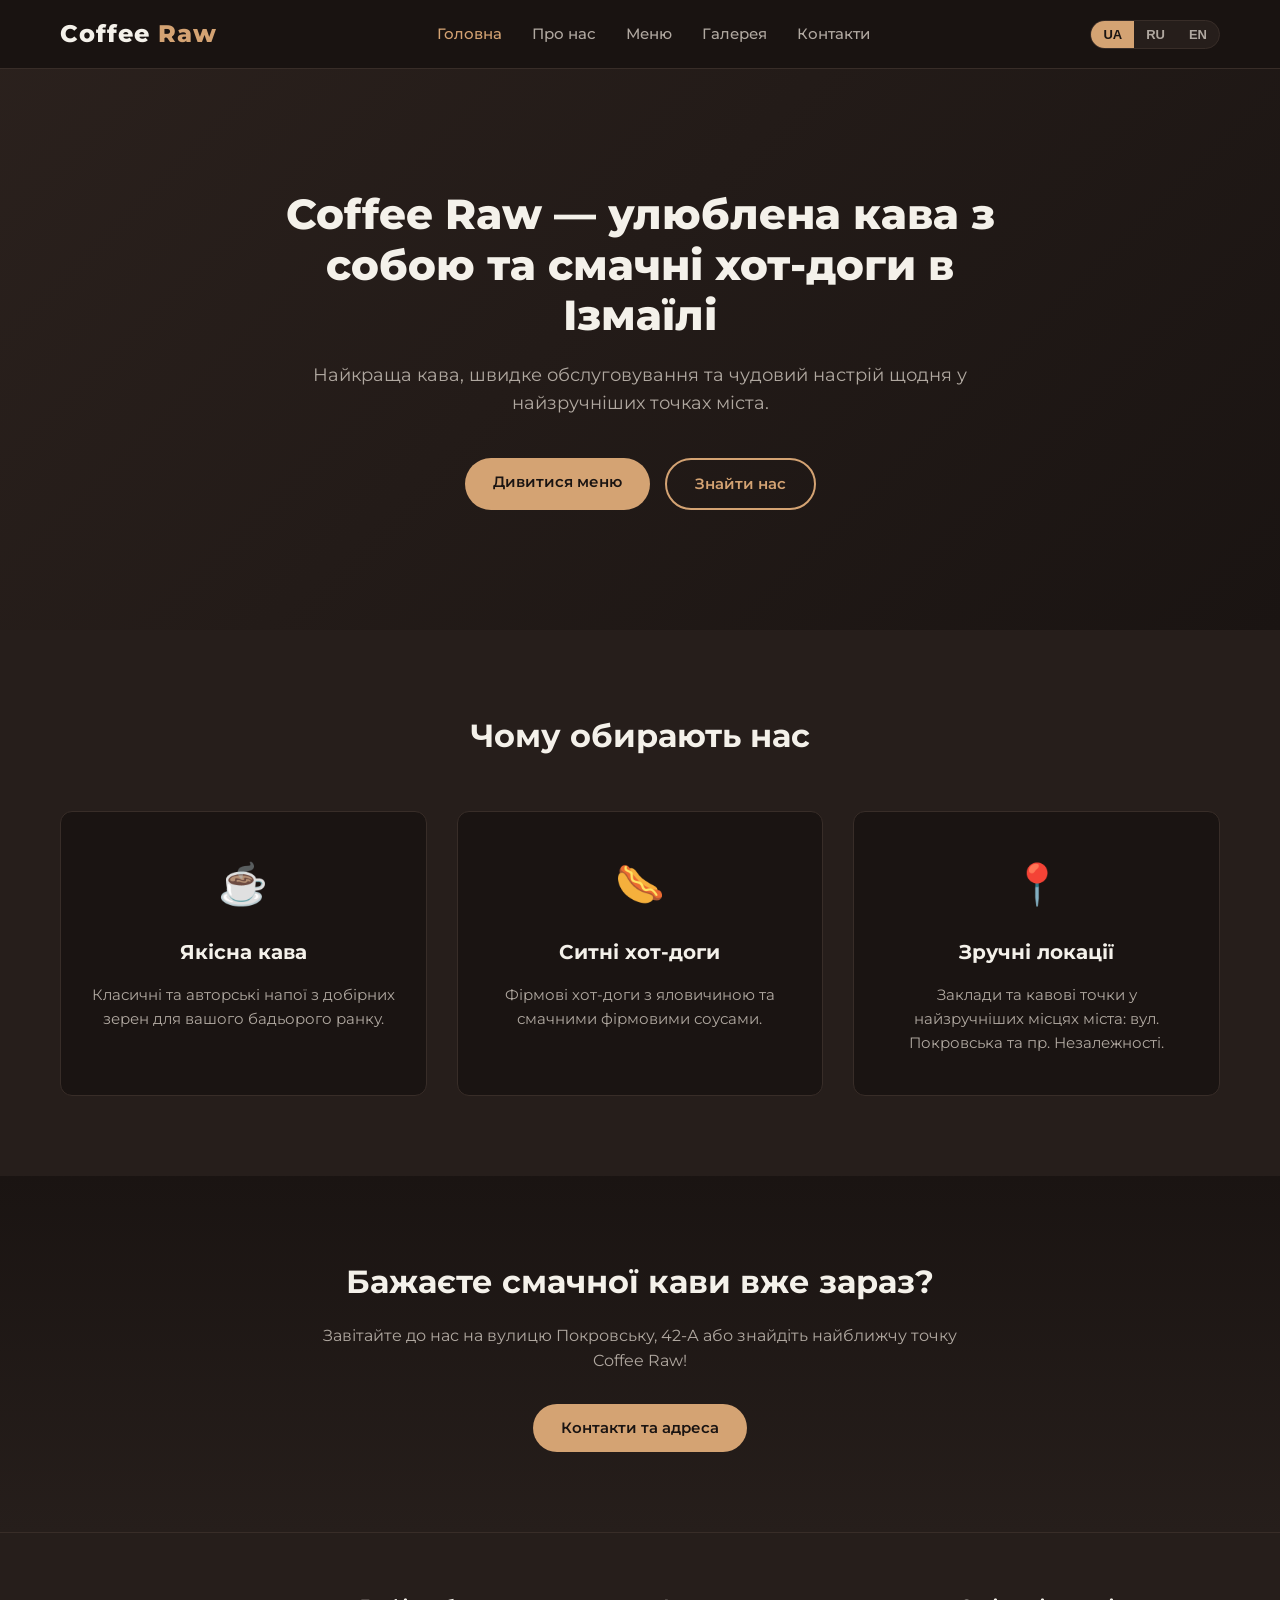
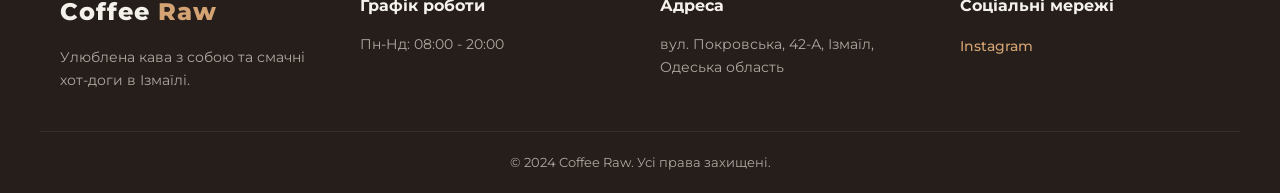
<file: index.html>
<!DOCTYPE html>
<html lang="uk">
<head>
    <meta charset="UTF-8">
    <meta name="viewport" content="width=device-width, initial-scale=1.0">
    <title>Coffee Raw — Ізмаїл</title>
    <link rel="preconnect" href="https://fonts.googleapis.com">
    <link rel="preconnect" href="https://fonts.gstatic.com" crossorigin>
    <link href="https://fonts.googleapis.com/css2?family=Montserrat:wght@400;500;600;700;800&display=swap" rel="stylesheet">
    <link rel="stylesheet" href="assets/style.css">
</head>
<body>
    <header class="site-header">
        <div class="container nav-container">
            <a href="index.html" class="logo">Coffee <span>Raw</span></a>
            <nav class="main-nav">
                <ul>
                    <li><a href="index.html" class="active" data-i18n="nav_home">Головна</a></li>
                    <li><a href="about.html" data-i18n="nav_about">Про нас</a></li>
                    <li><a href="services.html" data-i18n="nav_services">Меню</a></li>
                    <li><a href="gallery.html" data-i18n="nav_gallery">Галерея</a></li>
                    <li><a href="contacts.html" data-i18n="nav_contacts">Контакти</a></li>
                </ul>
            </nav>
            <div class="header-actions">
                <div class="lang-switcher">
                    <button class="lang-btn active" data-lang="uk">UA</button>
                    <button class="lang-btn" data-lang="ru">RU</button>
                    <button class="lang-btn" data-lang="en">EN</button>
                </div>
                <button class="menu-toggle" aria-label="Toggle menu">
                    <span></span>
                    <span></span>
                    <span></span>
                </button>
            </div>
        </div>
    </header>

    <main>
        <section class="hero">
            <div class="container hero-content">
                <h1 data-i18n="hero_title">Coffee Raw — улюблена кава з собою та смачні хот-доги в Ізмаїлі</h1>
                <p data-i18n="hero_subtitle">Найкраща кава, швидке обслуговування та чудовий настрій щодня у найзручніших точках міста.</p>
                <div class="hero-buttons">
                    <a href="services.html" class="btn btn-primary" data-i18n="btn_menu">Дивитися меню</a>
                    <a href="contacts.html" class="btn btn-secondary" data-i18n="btn_contacts">Знайти нас</a>
                </div>
            </div>
        </section>

        <section class="features">
            <div class="container">
                <h2 class="section-title" data-i18n="features_title">Чому обирають нас</h2>
                <div class="features-grid">
                    <div class="feature-card">
                        <div class="feature-icon">☕</div>
                        <h3 data-i18n="feat_1_title">Якісна кава</h3>
                        <p data-i18n="feat_1_desc">Класичні та авторські напої з добірних зерен для вашого бадьорого ранку.</p>
                    </div>
                    <div class="feature-card">
                        <div class="feature-icon">🌭</div>
                        <h3 data-i18n="feat_2_title">Ситні хот-доги</h3>
                        <p data-i18n="feat_2_desc">Фірмові хот-доги з яловичиною та смачними фірмовими соусами.</p>
                    </div>
                    <div class="feature-card">
                        <div class="feature-icon">📍</div>
                        <h3 data-i18n="feat_3_title">Зручні локації</h3>
                        <p data-i18n="feat_3_desc">Заклади та кавові точки у найзручніших місцях міста: вул. Покровська та пр. Незалежності.</p>
                    </div>
                </div>
            </div>
        </section>

        <section class="cta-banner">
            <div class="container cta-container">
                <h2 data-i18n="cta_title">Бажаєте смачної кави вже зараз?</h2>
                <p data-i18n="cta_desc">Завітайте до нас на вулицю Покровську, 42-А або знайдіть найближчу точку Coffee Raw!</p>
                <a href="contacts.html" class="btn btn-primary" data-i18n="cta_btn">Контакти та адреса</a>
            </div>
        </section>
    </main>

    <footer class="site-footer">
        <div class="container footer-container">
            <div class="footer-col">
                <a href="index.html" class="logo footer-logo">Coffee <span>Raw</span></a>
                <p data-i18n="footer_desc">Улюблена кава з собою та смачні хот-доги в Ізмаїлі.</p>
            </div>
            <div class="footer-col">
                <h4 data-i18n="footer_hours_title">Графік роботи</h4>
                <p>Пн-Нд: 08:00 - 20:00</p>
            </div>
            <div class="footer-col">
                <h4 data-i18n="footer_contacts_title">Адреса</h4>
                <p>вул. Покровська, 42-А, Ізмаїл, Одеська область</p>
            </div>
            <div class="footer-col">
                <h4 data-i18n="footer_social_title">Соціальні мережі</h4>
                <div class="social-links">
                    <a href="https://www.instagram.com/coffee_raw_izmail/" target="_blank" rel="noopener">Instagram</a>
                </div>
            </div>
        </div>
        <div class="container footer-bottom">
            <p>&copy; 2024 Coffee Raw. <span data-i18n="rights">Усі права захищені.</span></p>
        </div>
    </footer>

    <script src="assets/script.js"></script>
</body>
</html>
</file>
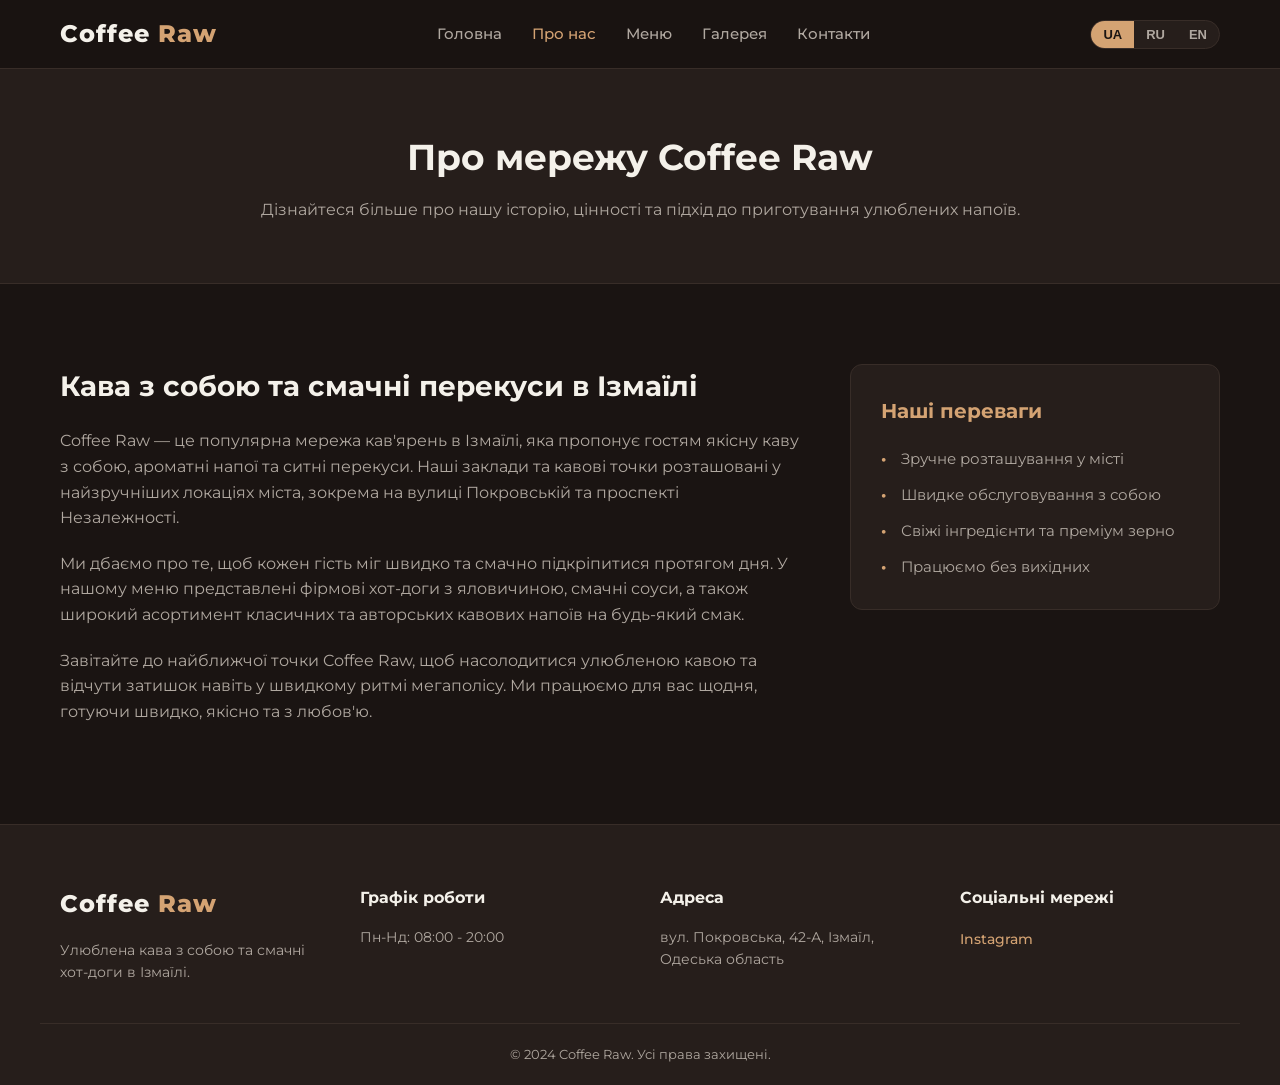
<file: about.html>
<!DOCTYPE html>
<html lang="uk">
<head>
    <meta charset="UTF-8">
    <meta name="viewport" content="width=device-width, initial-scale=1.0">
    <title>Про нас — Coffee Raw</title>
    <link rel="preconnect" href="https://fonts.googleapis.com">
    <link rel="preconnect" href="https://fonts.gstatic.com" crossorigin>
    <link href="https://fonts.googleapis.com/css2?family=Montserrat:wght@400;500;600;700;800&display=swap" rel="stylesheet">
    <link rel="stylesheet" href="assets/style.css">
</head>
<body>
    <header class="site-header">
        <div class="container nav-container">
            <a href="index.html" class="logo">Coffee <span>Raw</span></a>
            <nav class="main-nav">
                <ul>
                    <li><a href="index.html" data-i18n="nav_home">Головна</a></li>
                    <li><a href="about.html" class="active" data-i18n="nav_about">Про нас</a></li>
                    <li><a href="services.html" data-i18n="nav_services">Меню</a></li>
                    <li><a href="gallery.html" data-i18n="nav_gallery">Галерея</a></li>
                    <li><a href="contacts.html" data-i18n="nav_contacts">Контакти</a></li>
                </ul>
            </nav>
            <div class="header-actions">
                <div class="lang-switcher">
                    <button class="lang-btn active" data-lang="uk">UA</button>
                    <button class="lang-btn" data-lang="ru">RU</button>
                    <button class="lang-btn" data-lang="en">EN</button>
                </div>
                <button class="menu-toggle" aria-label="Toggle menu">
                    <span></span>
                    <span></span>
                    <span></span>
                </button>
            </div>
        </div>
    </header>

    <main>
        <section class="page-header">
            <div class="container">
                <h1 data-i18n="about_page_title">Про мережу Coffee Raw</h1>
                <p data-i18n="about_page_subtitle">Дізнайтеся більше про нашу історію, цінності та підхід до приготування улюблених напоїв.</p>
            </div>
        </section>

        <section class="about-section">
            <div class="container about-container">
                <div class="about-text-content">
                    <h2 data-i18n="about_heading">Кава з собою та смачні перекуси в Ізмаїлі</h2>
                    <p data-i18n="about_p1">Coffee Raw — це популярна мережа кав'ярень в Ізмаїлі, яка пропонує гостям якісну каву з собою, ароматні напої та ситні перекуси. Наші заклади та кавові точки розташовані у найзручніших локаціях міста, зокрема на вулиці Покровській та проспекті Незалежності.</p>
                    <p data-i18n="about_p2">Ми дбаємо про те, щоб кожен гість міг швидко та смачно підкріпитися протягом дня. У нашому меню представлені фірмові хот-доги з яловичиною, смачні соуси, а також широкий асортимент класичних та авторських кавових напоїв на будь-який смак.</p>
                    <p data-i18n="about_p3">Завітайте до найближчої точки Coffee Raw, щоб насолодитися улюбленою кавою та відчути затишок навіть у швидкому ритмі мегаполісу. Ми працюємо для вас щодня, готуючи швидко, якісно та з любов'ю.</p>
                </div>
                <div class="about-info-box">
                    <div class="info-card">
                        <h3 data-i18n="about_box_title">Наші переваги</h3>
                        <ul>
                            <li data-i18n="about_li_1">Зручне розташування у місті</li>
                            <li data-i18n="about_li_2">Швидке обслуговування з собою</li>
                            <li data-i18n="about_li_3">Свіжі інгредієнти та преміум зерно</li>
                            <li data-i18n="about_li_4">Працюємо без вихідних</li>
                        </ul>
                    </div>
                </div>
            </div>
        </section>
    </main>

    <footer class="site-footer">
        <div class="container footer-container">
            <div class="footer-col">
                <a href="index.html" class="logo footer-logo">Coffee <span>Raw</span></a>
                <p data-i18n="footer_desc">Улюблена кава з собою та смачні хот-доги в Ізмаїлі.</p>
            </div>
            <div class="footer-col">
                <h4 data-i18n="footer_hours_title">Графік роботи</h4>
                <p>Пн-Нд: 08:00 - 20:00</p>
            </div>
            <div class="footer-col">
                <h4 data-i18n="footer_contacts_title">Адреса</h4>
                <p>вул. Покровська, 42-А, Ізмаїл, Одеська область</p>
            </div>
            <div class="footer-col">
                <h4 data-i18n="footer_social_title">Соціальні мережі</h4>
                <div class="social-links">
                    <a href="https://www.instagram.com/coffee_raw_izmail/" target="_blank" rel="noopener">Instagram</a>
                </div>
            </div>
        </div>
        <div class="container footer-bottom">
            <p>&copy; 2024 Coffee Raw. <span data-i18n="rights">Усі права захищені.</span></p>
        </div>
    </footer>

    <script src="assets/script.js"></script>
</body>
</html>
</file>
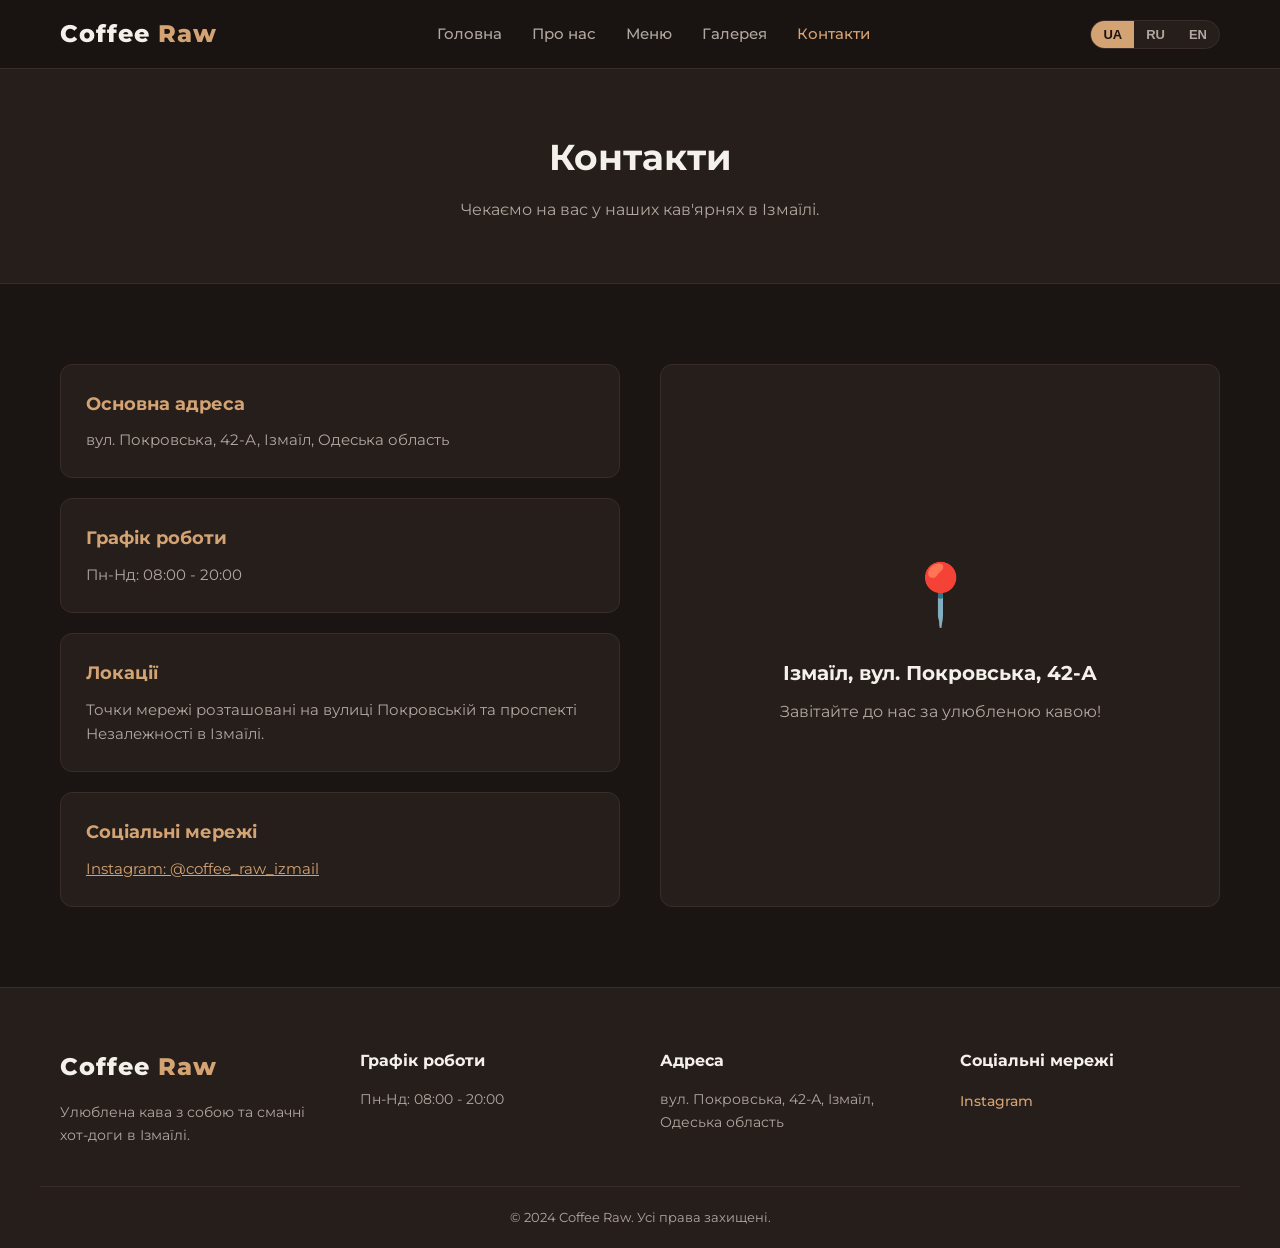
<file: contacts.html>
<!DOCTYPE html>
<html lang="uk">
<head>
    <meta charset="UTF-8">
    <meta name="viewport" content="width=device-width, initial-scale=1.0">
    <title>Контакти — Coffee Raw</title>
    <link rel="preconnect" href="https://fonts.googleapis.com">
    <link rel="preconnect" href="https://fonts.gstatic.com" crossorigin>
    <link href="https://fonts.googleapis.com/css2?family=Montserrat:wght@400;500;600;700;800&display=swap" rel="stylesheet">
    <link rel="stylesheet" href="assets/style.css">
</head>
<body>
    <header class="site-header">
        <div class="container nav-container">
            <a href="index.html" class="logo">Coffee <span>Raw</span></a>
            <nav class="main-nav">
                <ul>
                    <li><a href="index.html" data-i18n="nav_home">Головна</a></li>
                    <li><a href="about.html" data-i18n="nav_about">Про нас</a></li>
                    <li><a href="services.html" data-i18n="nav_services">Меню</a></li>
                    <li><a href="gallery.html" data-i18n="nav_gallery">Галерея</a></li>
                    <li><a href="contacts.html" class="active" data-i18n="nav_contacts">Контакти</a></li>
                </ul>
            </nav>
            <div class="header-actions">
                <div class="lang-switcher">
                    <button class="lang-btn active" data-lang="uk">UA</button>
                    <button class="lang-btn" data-lang="ru">RU</button>
                    <button class="lang-btn" data-lang="en">EN</button>
                </div>
                <button class="menu-toggle" aria-label="Toggle menu">
                    <span></span>
                    <span></span>
                    <span></span>
                </button>
            </div>
        </div>
    </header>

    <main>
        <section class="page-header">
            <div class="container">
                <h1 data-i18n="contacts_page_title">Контакти</h1>
                <p data-i18n="contacts_page_subtitle">Чекаємо на вас у наших кав'ярнях в Ізмаїлі.</p>
            </div>
        </section>

        <section class="contacts-section">
            <div class="container contacts-grid">
                <div class="contacts-info">
                    <div class="contact-card">
                        <h3 data-i18n="card_address_title">Основна адреса</h3>
                        <p>вул. Покровська, 42-А, Ізмаїл, Одеська область</p>
                    </div>
                    <div class="contact-card">
                        <h3 data-i18n="card_hours_title">Графік роботи</h3>
                        <p>Пн-Нд: 08:00 - 20:00</p>
                    </div>
                    <div class="contact-card">
                        <h3 data-i18n="card_locations_title">Локації</h3>
                        <p data-i18n="card_locations_desc">Точки мережі розташовані на вулиці Покровській та проспекті Незалежності в Ізмаїлі.</p>
                    </div>
                    <div class="contact-card">
                        <h3 data-i18n="card_social_title">Соціальні мережі</h3>
                        <p><a href="https://www.instagram.com/coffee_raw_izmail/" target="_blank" rel="noopener" class="text-link">Instagram: @coffee_raw_izmail</a></p>
                    </div>
                </div>
                <div class="contacts-map">
                    <div class="map-placeholder">
                        <span class="map-icon">📍</span>
                        <h3 data-i18n="map_title">Ізмаїл, вул. Покровська, 42-А</h3>
                        <p data-i18n="map_desc">Завітайте до нас за улюбленою кавою!</p>
                    </div>
                </div>
            </div>
        </section>
    </main>

    <footer class="site-footer">
        <div class="container footer-container">
            <div class="footer-col">
                <a href="index.html" class="logo footer-logo">Coffee <span>Raw</span></a>
                <p data-i18n="footer_desc">Улюблена кава з собою та смачні хот-доги в Ізмаїлі.</p>
            </div>
            <div class="footer-col">
                <h4 data-i18n="footer_hours_title">Графік роботи</h4>
                <p>Пн-Нд: 08:00 - 20:00</p>
            </div>
            <div class="footer-col">
                <h4 data-i18n="footer_contacts_title">Адреса</h4>
                <p>вул. Покровська, 42-А, Ізмаїл, Одеська область</p>
            </div>
            <div class="footer-col">
                <h4 data-i18n="footer_social_title">Соціальні мережі</h4>
                <div class="social-links">
                    <a href="https://www.instagram.com/coffee_raw_izmail/" target="_blank" rel="noopener">Instagram</a>
                </div>
            </div>
        </div>
        <div class="container footer-bottom">
            <p>&copy; 2024 Coffee Raw. <span data-i18n="rights">Усі права захищені.</span></p>
        </div>
    </footer>

    <script src="assets/script.js"></script>
</body>
</html>
</file>
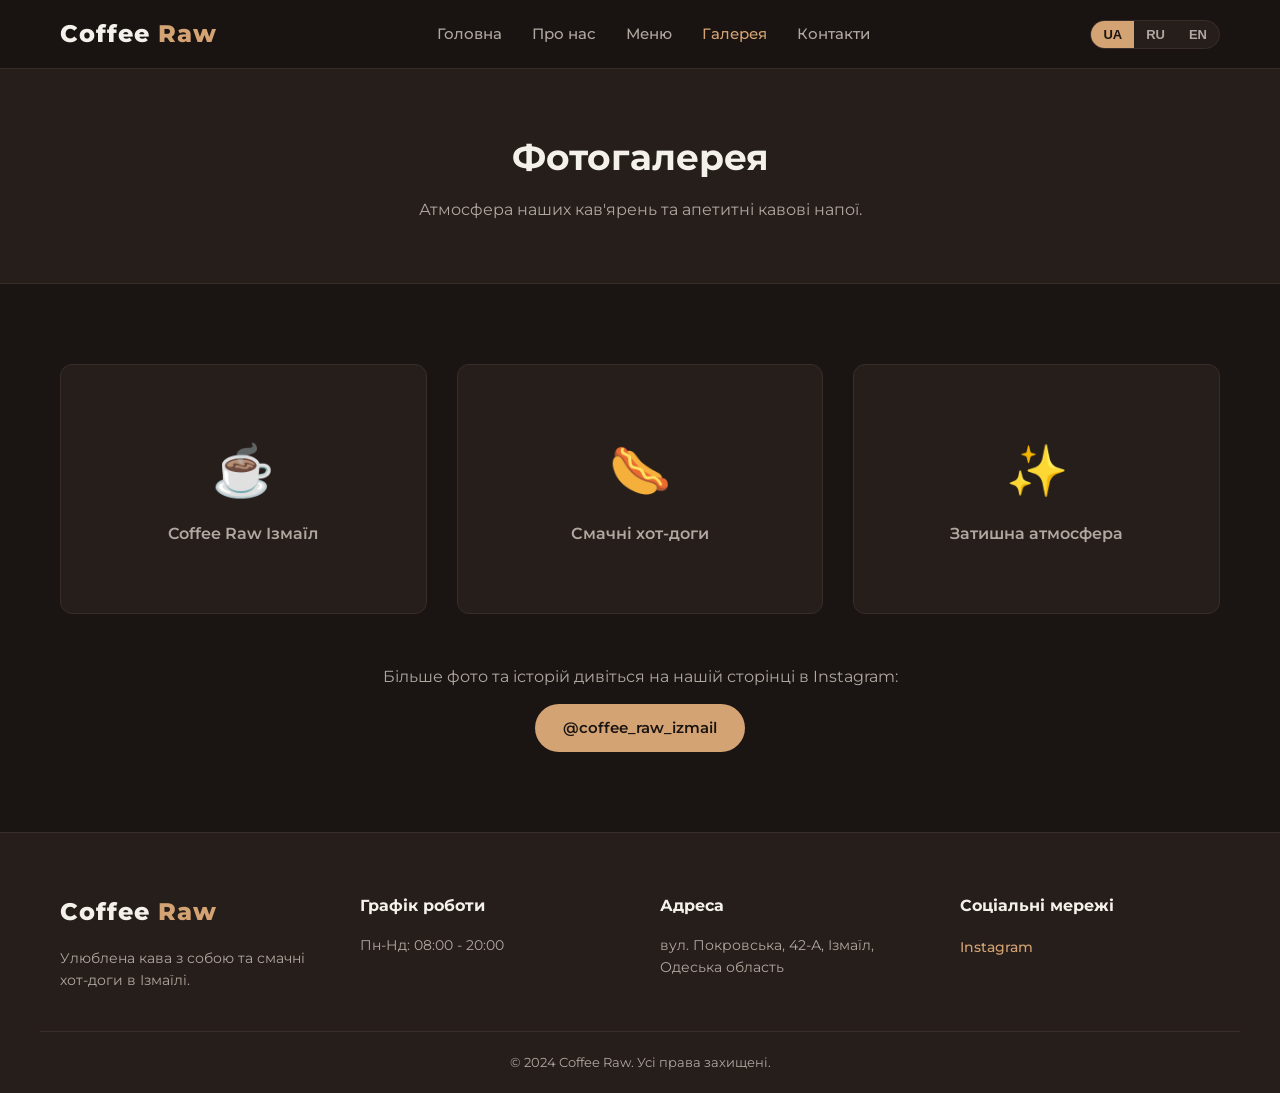
<file: gallery.html>
<!DOCTYPE html>
<html lang="uk">
<head>
    <meta charset="UTF-8">
    <meta name="viewport" content="width=device-width, initial-scale=1.0">
    <title>Галерея — Coffee Raw</title>
    <link rel="preconnect" href="https://fonts.googleapis.com">
    <link rel="preconnect" href="https://fonts.gstatic.com" crossorigin>
    <link href="https://fonts.googleapis.com/css2?family=Montserrat:wght@400;500;600;700;800&display=swap" rel="stylesheet">
    <link rel="stylesheet" href="assets/style.css">
</head>
<body>
    <header class="site-header">
        <div class="container nav-container">
            <a href="index.html" class="logo">Coffee <span>Raw</span></a>
            <nav class="main-nav">
                <ul>
                    <li><a href="index.html" data-i18n="nav_home">Головна</a></li>
                    <li><a href="about.html" data-i18n="nav_about">Про нас</a></li>
                    <li><a href="services.html" data-i18n="nav_services">Меню</a></li>
                    <li><a href="gallery.html" class="active" data-i18n="nav_gallery">Галерея</a></li>
                    <li><a href="contacts.html" data-i18n="nav_contacts">Контакти</a></li>
                </ul>
            </nav>
            <div class="header-actions">
                <div class="lang-switcher">
                    <button class="lang-btn active" data-lang="uk">UA</button>
                    <button class="lang-btn" data-lang="ru">RU</button>
                    <button class="lang-btn" data-lang="en">EN</button>
                </div>
                <button class="menu-toggle" aria-label="Toggle menu">
                    <span></span>
                    <span></span>
                    <span></span>
                </button>
            </div>
        </div>
    </header>

    <main>
        <section class="page-header">
            <div class="container">
                <h1 data-i18n="gallery_page_title">Фотогалерея</h1>
                <p data-i18n="gallery_page_subtitle">Атмосфера наших кав'ярень та апетитні кавові напої.</p>
            </div>
        </section>

        <section class="gallery-section">
            <div class="container">
                <div class="gallery-grid">
                    <div class="gallery-item placeholder-item">
                        <div class="placeholder-box">
                            <span class="ph-icon">☕</span>
                            <p data-i18n="gallery_placeholder_1">Coffee Raw Ізмаїл</p>
                        </div>
                    </div>
                    <div class="gallery-item placeholder-item">
                        <div class="placeholder-box">
                            <span class="ph-icon">🌭</span>
                            <p data-i18n="gallery_placeholder_2">Смачні хот-доги</p>
                        </div>
                    </div>
                    <div class="gallery-item placeholder-item">
                        <div class="placeholder-box">
                            <span class="ph-icon">✨</span>
                            <p data-i18n="gallery_placeholder_3">Затишна атмосфера</p>
                        </div>
                    </div>
                </div>
                <div class="instagram-prompt">
                    <p data-i18n="ig_prompt">Більше фото та історій дивіться на нашій сторінці в Instagram:</p>
                    <a href="https://www.instagram.com/coffee_raw_izmail/" target="_blank" rel="noopener" class="btn btn-primary">@coffee_raw_izmail</a>
                </div>
            </div>
        </section>
    </main>

    <footer class="site-footer">
        <div class="container footer-container">
            <div class="footer-col">
                <a href="index.html" class="logo footer-logo">Coffee <span>Raw</span></a>
                <p data-i18n="footer_desc">Улюблена кава з собою та смачні хот-доги в Ізмаїлі.</p>
            </div>
            <div class="footer-col">
                <h4 data-i18n="footer_hours_title">Графік роботи</h4>
                <p>Пн-Нд: 08:00 - 20:00</p>
            </div>
            <div class="footer-col">
                <h4 data-i18n="footer_contacts_title">Адреса</h4>
                <p>вул. Покровська, 42-А, Ізмаїл, Одеська область</p>
            </div>
            <div class="footer-col">
                <h4 data-i18n="footer_social_title">Соціальні мережі</h4>
                <div class="social-links">
                    <a href="https://www.instagram.com/coffee_raw_izmail/" target="_blank" rel="noopener">Instagram</a>
                </div>
            </div>
        </div>
        <div class="container footer-bottom">
            <p>&copy; 2024 Coffee Raw. <span data-i18n="rights">Усі права захищені.</span></p>
        </div>
    </footer>

    <script src="assets/script.js"></script>
</body>
</html>
</file>
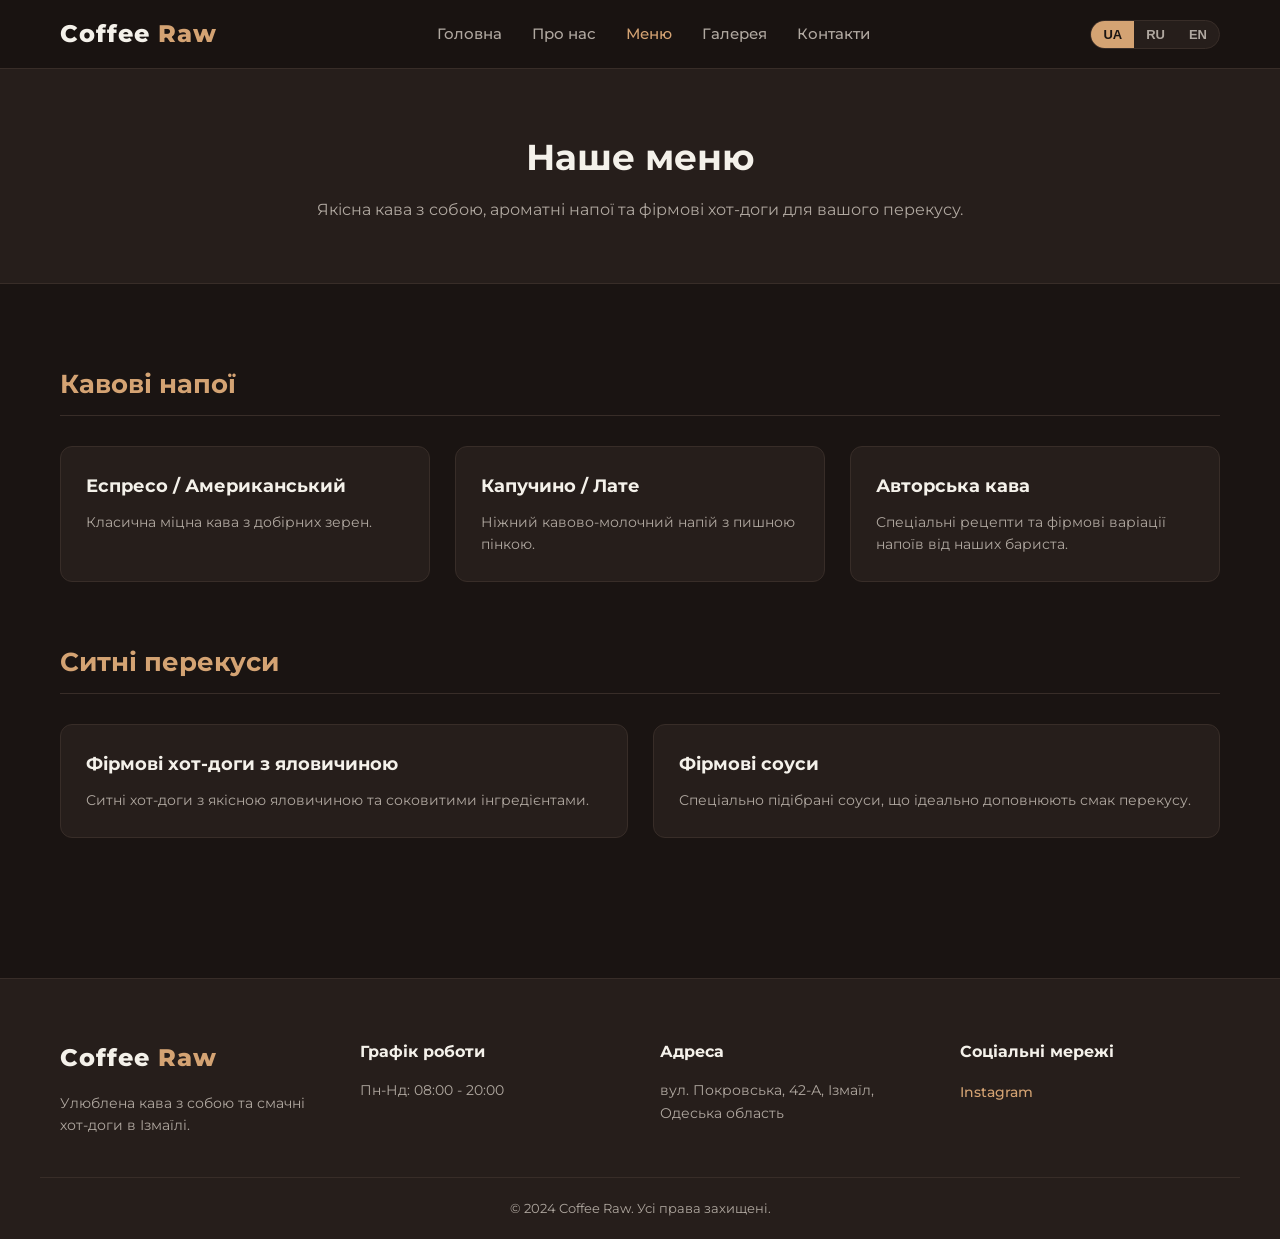
<file: services.html>
<!DOCTYPE html>
<html lang="uk">
<head>
    <meta charset="UTF-8">
    <meta name="viewport" content="width=device-width, initial-scale=1.0">
    <title>Меню та Товари — Coffee Raw</title>
    <link rel="preconnect" href="https://fonts.googleapis.com">
    <link rel="preconnect" href="https://fonts.gstatic.com" crossorigin>
    <link href="https://fonts.googleapis.com/css2?family=Montserrat:wght@400;500;600;700;800&display=swap" rel="stylesheet">
    <link rel="stylesheet" href="assets/style.css">
</head>
<body>
    <header class="site-header">
        <div class="container nav-container">
            <a href="index.html" class="logo">Coffee <span>Raw</span></a>
            <nav class="main-nav">
                <ul>
                    <li><a href="index.html" data-i18n="nav_home">Головна</a></li>
                    <li><a href="about.html" data-i18n="nav_about">Про нас</a></li>
                    <li><a href="services.html" class="active" data-i18n="nav_services">Меню</a></li>
                    <li><a href="gallery.html" data-i18n="nav_gallery">Галерея</a></li>
                    <li><a href="contacts.html" data-i18n="nav_contacts">Контакти</a></li>
                </ul>
            </nav>
            <div class="header-actions">
                <div class="lang-switcher">
                    <button class="lang-btn active" data-lang="uk">UA</button>
                    <button class="lang-btn" data-lang="ru">RU</button>
                    <button class="lang-btn" data-lang="en">EN</button>
                </div>
                <button class="menu-toggle" aria-label="Toggle menu">
                    <span></span>
                    <span></span>
                    <span></span>
                </button>
            </div>
        </div>
    </header>

    <main>
        <section class="page-header">
            <div class="container">
                <h1 data-i18n="menu_page_title">Наше меню</h1>
                <p data-i18n="menu_page_subtitle">Якісна кава з собою, ароматні напої та фірмові хот-доги для вашого перекусу.</p>
            </div>
        </section>

        <section class="menu-section">
            <div class="container">
                <div class="menu-category">
                    <h2 data-i18n="cat_coffee">Кавові напої</h2>
                    <div class="menu-grid">
                        <div class="menu-item">
                            <h3 data-i18n="item_espresso">Еспресо / Американський</h3>
                            <p data-i18n="item_espresso_desc">Класична міцна кава з добірних зерен.</p>
                        </div>
                        <div class="menu-item">
                            <h3 data-i18n="item_cappuccino">Капучино / Лате</h3>
                            <p data-i18n="item_cappuccino_desc">Ніжний кавово-молочний напій з пишною пінкою.</p>
                        </div>
                        <div class="menu-item">
                            <h3 data-i18n="item_authoring">Авторська кава</h3>
                            <p data-i18n="item_authoring_desc">Спеціальні рецепти та фірмові варіації напоїв від наших бариста.</p>
                        </div>
                    </div>
                </div>

                <div class="menu-category">
                    <h2 data-i18n="cat_food">Ситні перекуси</h2>
                    <div class="menu-grid">
                        <div class="menu-item">
                            <h3 data-i18n="item_hotdog">Фірмові хот-доги з яловичиною</h3>
                            <p data-i18n="item_hotdog_desc">Ситні хот-доги з якісною яловичиною та соковитими інгредієнтами.</p>
                        </div>
                        <div class="menu-item">
                            <h3 data-i18n="item_sauces">Фірмові соуси</h3>
                            <p data-i18n="item_sauces_desc">Спеціально підібрані соуси, що ідеально доповнюють смак перекусу.</p>
                        </div>
                    </div>
                </div>
            </div>
        </section>
    </main>

    <footer class="site-footer">
        <div class="container footer-container">
            <div class="footer-col">
                <a href="index.html" class="logo footer-logo">Coffee <span>Raw</span></a>
                <p data-i18n="footer_desc">Улюблена кава з собою та смачні хот-доги в Ізмаїлі.</p>
            </div>
            <div class="footer-col">
                <h4 data-i18n="footer_hours_title">Графік роботи</h4>
                <p>Пн-Нд: 08:00 - 20:00</p>
            </div>
            <div class="footer-col">
                <h4 data-i18n="footer_contacts_title">Адреса</h4>
                <p>вул. Покровська, 42-А, Ізмаїл, Одеська область</p>
            </div>
            <div class="footer-col">
                <h4 data-i18n="footer_social_title">Соціальні мережі</h4>
                <div class="social-links">
                    <a href="https://www.instagram.com/coffee_raw_izmail/" target="_blank" rel="noopener">Instagram</a>
                </div>
            </div>
        </div>
        <div class="container footer-bottom">
            <p>&copy; 2024 Coffee Raw. <span data-i18n="rights">Усі права захищені.</span></p>
        </div>
    </footer>

    <script src="assets/script.js"></script>
</body>
</html>
</file>
<file: assets/style.css>
:root {
    --bg-color: #1a1412;
    --card-bg: #261e1b;
    --primary: #D4A373;
    --primary-hover: #e0b082;
    --text-main: #f4f1ea;
    --text-muted: #b0a8a0;
    --border-color: #382d28;
    --transition: all 0.3s ease;
}

* {
    box-sizing: border-box;
    margin: 0;
    padding: 0;
}

body {
    font-family: 'Montserrat', sans-serif;
    background-color: var(--bg-color);
    color: var(--text-main);
    line-height: 1.6;
    display: flex;
    flex-direction: column;
    min-height: 100vh;
}

a {
    text-decoration: none;
    color: inherit;
}

ul {
    list-style: none;
}

.container {
    max-width: 1200px;
    margin: 0 auto;
    padding: 0 20px;
    width: 100%;
}

/* Header & Nav */
.site-header {
    background-color: rgba(26, 20, 18, 0.95);
    backdrop-filter: blur(10px);
    border-bottom: 1px solid var(--border-color);
    position: sticky;
    top: 0;
    z-index: 1000;
    padding: 15px 0;
}

.nav-container {
    display: flex;
    align-items: center;
    justify-content: space-between;
}

.logo {
    font-size: 24px;
    font-weight: 800;
    letter-spacing: 1px;
    color: var(--text-main);
}

.logo span {
    color: var(--primary);
}

.main-nav ul {
    display: flex;
    gap: 30px;
}

.main-nav a {
    font-weight: 500;
    font-size: 15px;
    color: var(--text-muted);
    transition: var(--transition);
    position: pointer;
}

.main-nav a:hover,
.main-nav a.active {
    color: var(--primary);
}

.header-actions {
    display: flex;
    align-items: center;
    gap: 15px;
}

.lang-switcher {
    display: flex;
    background: var(--card-bg);
    border: 1px solid var(--border-color);
    border-radius: 20px;
    overflow: hidden;
}

.lang-btn {
    background: transparent;
    border: none;
    color: var(--text-muted);
    padding: 6px 12px;
    font-size: 13px;
    font-weight: 600;
    cursor: pointer;
    transition: var(--transition);
}

.lang-btn.active,
.lang-btn:hover {
    background: var(--primary);
    color: #1a1412;
}

.menu-toggle {
    display: none;
    flex-direction: column;
    gap: 5px;
    background: none;
    border: none;
    cursor: pointer;
    padding: 5px;
}

.menu-toggle span {
    display: block;
    width: 25px;
    height: 2px;
    background-color: var(--text-main);
    transition: var(--transition);
}

/* Buttons */
.btn {
    display: inline-block;
    padding: 12px 28px;
    border-radius: 30px;
    font-weight: 600;
    font-size: 15px;
    text-align: center;
    cursor: pointer;
    transition: var(--transition);
}

.btn-primary {
    background-color: var(--primary);
    color: #1a1412;
}

.btn-primary:hover {
    background-color: var(--primary-hover);
    transform: translateY(-2px);
}

.btn-secondary {
    background-color: transparent;
    border: 2px solid var(--primary);
    color: var(--primary);
}

.btn-secondary:hover {
    background-color: var(--primary);
    color: #1a1412;
    transform: translateY(-2px);
}

/* Hero */
.hero {
    padding: 120px 0;
    background: linear-gradient(135deg, rgba(44, 34, 30, 0.9) 0%, rgba(26, 20, 18, 0.95) 100%);
    text-align: center;
}

.hero-content {
    max-width: 800px;
    margin: 0 auto;
}

.hero h1 {
    font-size: 42px;
    font-weight: 800;
    margin-bottom: 20px;
    line-height: 1.2;
    color: var(--text-main);
}

.hero p {
    font-size: 18px;
    color: var(--text-muted);
    margin-bottom: 40px;
}

.hero-buttons {
    display: flex;
    gap: 15px;
    justify-content: center;
    flex-wrap: wrap;
}

/* Features */
.features {
    padding: 80px 0;
    background-color: var(--card-bg);
}

.section-title {
    text-align: center;
    font-size: 32px;
    font-weight: 700;
    margin-bottom: 50px;
}

.features-grid {
    display: grid;
    grid-template-columns: repeat(auto-fit, minmax(300px, 1fr));
    gap: 30px;
}

.feature-card {
    background-color: var(--bg-color);
    border: 1px solid var(--border-color);
    padding: 40px 30px;
    border-radius: 12px;
    text-align: center;
    transition: var(--transition);
}

.feature-card:hover {
    border-color: var(--primary);
    transform: translateY(-5px);
}

.feature-icon {
    font-size: 40px;
    margin-bottom: 20px;
}

.feature-card h3 {
    font-size: 20px;
    margin-bottom: 15px;
    color: var(--text-main);
}

.feature-card p {
    color: var(--text-muted);
    font-size: 15px;
}

/* CTA Banner */
.cta-banner {
    padding: 80px 0;
    text-align: center;
    background: linear-gradient(180deg, var(--bg-color) 0%, var(--card-bg) 100%);
}

.cta-container {
    max-width: 700px;
    margin: 0 auto;
}

.cta-container h2 {
    font-size: 32px;
    margin-bottom: 15px;
}

.cta-container p {
    color: var(--text-muted);
    font-size: 16px;
    margin-bottom: 30px;
}

/* Page Header */
.page-header {
    padding: 60px 0;
    background-color: var(--card-bg);
    text-align: center;
    border-bottom: 1px solid var(--border-color);
}

.page-header h1 {
    font-size: 36px;
    margin-bottom: 10px;
}

.page-header p {
    color: var(--text-muted);
    font-size: 16px;
}

/* About Page */
.about-section {
    padding: 80px 0;
}

.about-container {
    display: grid;
    grid-template-columns: 2fr 1fr;
    gap: 50px;
    align-items: start;
}

.about-text-content h2 {
    font-size: 28px;
    margin-bottom: 20px;
}

.about-text-content p {
    color: var(--text-muted);
    margin-bottom: 20px;
    font-size: 16px;
}

.about-info-box .info-card {
    background-color: var(--card-bg);
    border: 1px solid var(--border-color);
    padding: 30px;
    border-radius: 12px;
}

.info-card h3 {
    font-size: 20px;
    margin-bottom: 20px;
    color: var(--primary);
}

.info-card ul {
    display: flex;
    flex-direction: column;
    gap: 12px;
}

.info-card li {
    color: var(--text-muted);
    font-size: 15px;
    position: relative;
    padding-left: 20px;
}

.info-card li::before {
    content: "•";
    color: var(--primary);
    position: absolute;
    left: 0;
    font-weight: bold;
}

/* Services / Menu Page */
.menu-section {
    padding: 80px 0;
}

.menu-category {
    margin-bottom: 60px;
}

.menu-category h2 {
    font-size: 26px;
    margin-bottom: 30px;
    color: var(--primary);
    border-bottom: 1px solid var(--border-color);
    padding-bottom: 10px;
}

.menu-grid {
    display: grid;
    grid-template-columns: repeat(auto-fit, minmax(280px, 1fr));
    gap: 25px;
}

.menu-item {
    background-color: var(--card-bg);
    border: 1px solid var(--border-color);
    padding: 25px;
    border-radius: 12px;
    transition: var(--transition);
}

.menu-item:hover {
    border-color: var(--primary);
}

.menu-item h3 {
    font-size: 18px;
    margin-bottom: 10px;
}

.menu-item p {
    color: var(--text-muted);
    font-size: 14px;
}

/* Gallery Page */
.gallery-section {
    padding: 80px 0;
    text-align: center;
}

.gallery-grid {
    display: grid;
    grid-template-columns: repeat(auto-fit, minmax(320px, 1fr));
    gap: 30px;
    margin-bottom: 50px;
}

.placeholder-item {
    background-color: var(--card-bg);
    border: 1px solid var(--border-color);
    border-radius: 12px;
    height: 250px;
    display: flex;
    align-items: center;
    justify-content: center;
    transition: var(--transition);
}

.placeholder-item:hover {
    border-color: var(--primary);
}

.placeholder-box {
    text-align: center;
}

.ph-icon {
    font-size: 50px;
    display: block;
    margin-bottom: 10px;
}

.placeholder-box p {
    color: var(--text-muted);
    font-weight: 600;
}

.instagram-prompt {
    margin-top: 40px;
}

.instagram-prompt p {
    color: var(--text-muted);
    margin-bottom: 15px;
}

/* Contacts Page */
.contacts-section {
    padding: 80px 0;
}

.contacts-grid {
    display: grid;
    grid-template-columns: 1fr 1fr;
    gap: 40px;
}

.contacts-info {
    display: flex;
    flex-direction: column;
    gap: 20px;
}

.contact-card {
    background-color: var(--card-bg);
    border: 1px solid var(--border-color);
    padding: 25px;
    border-radius: 12px;
}

.contact-card h3 {
    font-size: 18px;
    color: var(--primary);
    margin-bottom: 10px;
}

.contact-card p {
    color: var(--text-muted);
    font-size: 15px;
}

.text-link {
    color: var(--primary);
    text-decoration: underline;
}

.contacts-map {
    background-color: var(--card-bg);
    border: 1px solid var(--border-color);
    border-radius: 12px;
    display: flex;
    align-items: center;
    justify-content: center;
    min-height: 400px;
    text-align: center;
    padding: 40px;
}

.map-placeholder .map-icon {
    font-size: 60px;
    display: block;
    margin-bottom: 15px;
}

.map-placeholder h3 {
    font-size: 20px;
    margin-bottom: 10px;
}

.map-placeholder p {
    color: var(--text-muted);
}

/* Footer */
.site-footer {
    background-color: var(--card-bg);
    border-top: 1px solid var(--border-color);
    padding: 60px 0 20px;
    margin-top: auto;
}

.footer-container {
    display: grid;
    grid-template-columns: repeat(auto-fit, minmax(220px, 1fr));
    gap: 40px;
    margin-bottom: 40px;
}

.footer-logo {
    display: inline-block;
    margin-bottom: 15px;
}

.footer-col p {
    color: var(--text-muted);
    font-size: 14px;
}

.footer-col h4 {
    font-size: 16px;
    margin-bottom: 15px;
    color: var(--text-main);
}

.social-links a {
    color: var(--primary);
    font-weight: 500;
    font-size: 14px;
    transition: var(--transition);
}

.social-links a:hover {
    text-decoration: underline;
}

.footer-bottom {
    text-align: center;
    border-top: 1px solid var(--border-color);
    padding-top: 20px;
    color: var(--text-muted);
    font-size: 13px;
}

/* Responsive */
@media (max-width: 900px) {
    .about-container,
    .contacts-grid {
        grid-template-columns: 1fr;
    }
    
    .main-nav {
        position: fixed;
        top: 73px;
        left: -100%;
        width: 100%;
        height: calc(100vh - 73px);
        background-color: var(--bg-color);
        border-top: 1px solid var(--border-color);
        transition: var(--transition);
        padding: 40px;
    }

    .main-nav.open {
        left: 0;
    }

    .main-nav ul {
        flex-direction: column;
        align-items: center;
        gap: 20px;
    }

    .main-nav a {
        font-size: 18px;
    }

    .menu-toggle {
        display: flex;
    }

    .hero h1 {
        font-size: 32px;
    }
}
</file>
